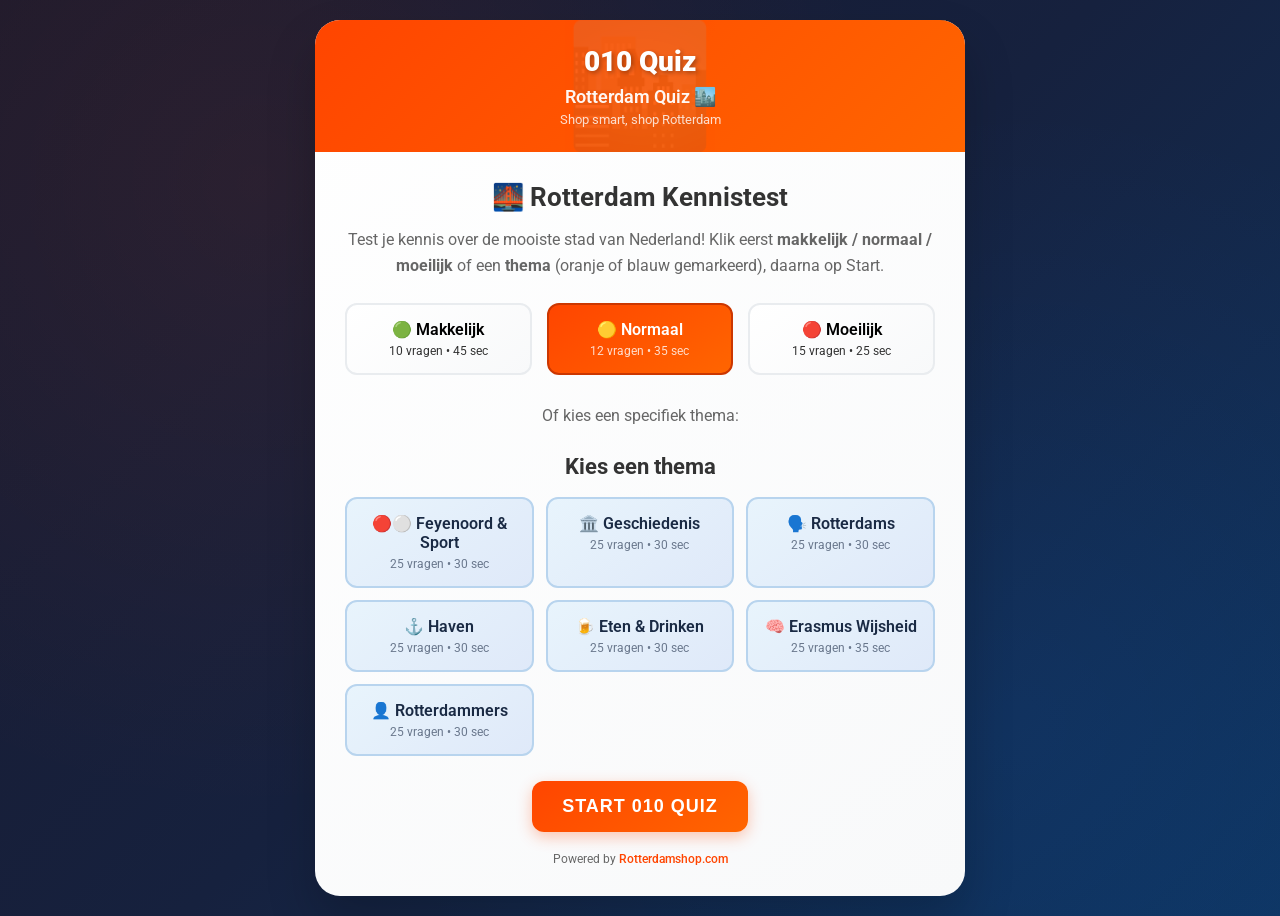
<file: index.html>
<!DOCTYPE html>
<html lang="nl">
<head>
  <meta charset="UTF-8" />
  <meta name="viewport" content="width=device-width, initial-scale=1.0" />
  <title>Rotterdam Quiz</title>
  <meta name="description" content="Test je kennis over Rotterdam met 6 thema's: Feyenoord, Geschiedenis, Rotterdams dialect, Haven, Eten &amp; Drinken, en Erasmus wijsheid. 150 vragen totaal." />
  <meta property="og:title" content="010 Quiz - Rotterdam Kennistest" />
  <meta property="og:description" content="Test je kennis over Rotterdam met 6 thema's: Feyenoord, Geschiedenis, Rotterdams dialect, Haven, Eten &amp; Drinken, en Erasmus wijsheid. 150 vragen totaal." />
  <meta property="og:image" content="https://quiz.rotterdamshop.com/favicon.png" />
  <meta property="og:url" content="https://quiz.rotterdamshop.com/" />
  <meta property="og:type" content="website" />
  <meta property="og:locale" content="nl_NL" />
  <link rel="icon" type="image/png" href="favicon.png">
  <link rel="apple-touch-icon" href="favicon.png">
  <link rel="stylesheet" href="styles.css?v=edge20260202" />
  <script type="application/ld+json">
  {
    "@context": "https://schema.org",
    "@type": "Quiz",
    "name": "010 Quiz - Rotterdam Kennistest",
    "description": "Test je kennis over Rotterdam met 6 thema's: Feyenoord, Geschiedenis, Rotterdams dialect, Haven, Eten & Drinken, en Erasmus wijsheid. 150 vragen totaal.",
    "url": "https://quiz.rotterdamshop.com/",
    "inLanguage": "nl-NL",
    "educationalLevel": "general",
    "about": {
      "@type": "Place",
      "name": "Rotterdam",
      "addressCountry": "NL"
    },
    "publisher": {
      "@type": "Organization",
      "name": "RotterdamShop.com",
      "url": "https://rotterdamshop.com"
    }
  }
  </script>
  <script type="application/ld+json">
  {
    "@context": "https://schema.org",
    "@type": "BreadcrumbList",
    "itemListElement": [
      {
        "@type": "ListItem",
        "position": 1,
        "name": "RotterdamShop",
        "item": "https://rotterdamshop.com/"
      },
      {
        "@type": "ListItem",
        "position": 2,
        "name": "010 Quiz",
        "item": "https://quiz.rotterdamshop.com/"
      }
    ]
  }
  </script>
  <script type="application/ld+json">
  {
    "@context": "https://schema.org",
    "@type": "FAQPage",
    "mainEntity": [
      {
        "@type": "Question",
        "name": "Wat is de 010 Quiz?",
        "acceptedAnswer": {
          "@type": "Answer",
          "text": "De 010 Quiz is een gratis online quiz met 150 vragen over Rotterdam, verdeeld in 6 thema's: Feyenoord & Sport, Geschiedenis, Rotterdams dialect, Haven, Eten & Drinken, en Erasmus wijsheid."
        }
      },
      {
        "@type": "Question",
        "name": "Is de 010 Quiz gratis?",
        "acceptedAnswer": {
          "@type": "Answer",
          "text": "Ja, de quiz is volledig gratis te spelen op quiz.rotterdamshop.com en rotterdamshop.com."
        }
      },
      {
        "@type": "Question",
        "name": "Hoeveel thema's heeft de 010 Quiz?",
        "acceptedAnswer": {
          "@type": "Answer",
          "text": "De 010 Quiz heeft 6 thema's met elk 25 vragen: Feyenoord & 010 Sport, Rotterdamse Geschiedenis, Rotterdams Dialect, Haven & Maritiem, Eten & Drinken, en Erasmus Wijsheid."
        }
      },
      {
        "@type": "Question",
        "name": "Hoe lang duurt de 010 Quiz?",
        "acceptedAnswer": {
          "@type": "Answer",
          "text": "Per thema krijg je 25 vragen met 30 tot 35 seconden per vraag. Een volledige themaronde duurt ongeveer 12-15 minuten."
        }
      }
    ]
  }
  </script>
</head>
<body>

  <div class="quiz-container">
    <div class="rotterdam-badge">010 Quiz</div>

    <div class="header"><div class="logo">
  <span class="logo--desktop">010 Quiz</span>
  <span class="logo--mobile">Rotterdam</span>
</div>

      <div class="subtitle">Rotterdam Quiz 🏙️</div>
      <div class="tagline">Shop smart, shop Rotterdam</div>
    </div>

    <div class="quiz-content">
      <!-- Start Screen -->
      <div class="start-screen" id="startScreen">
        <h2>🌉 Rotterdam Kennistest</h2>
        <p>Test je kennis over de mooiste stad van Nederland! Klik eerst <strong>makkelijk / normaal / moeilijk</strong> of een <strong>thema</strong> (oranje of blauw gemarkeerd), daarna op Start.</p>

        <div class="difficulty-selector">
          <div class="difficulty-btn" onclick="selectDifficulty('easy')" data-difficulty="easy">
            <div class="difficulty-title">🟢 Makkelijk</div>
            <div class="difficulty-desc">10 vragen • 45 sec</div>
          </div>
          <div class="difficulty-btn selected" onclick="selectDifficulty('normal')" data-difficulty="normal">
            <div class="difficulty-title">🟡 Normaal</div>
            <div class="difficulty-desc">12 vragen • 35 sec</div>
          </div>
          <div class="difficulty-btn" onclick="selectDifficulty('hard')" data-difficulty="hard">
            <div class="difficulty-title">🔴 Moeilijk</div>
            <div class="difficulty-desc">15 vragen • 25 sec</div>
          </div>
        </div>

        <div class="theme-intro">
          <p class="theme-intro__separator">Of kies een specifiek thema:</p>
          <h3 class="theme-intro__title">Kies een thema</h3>
        </div>

        <div class="difficulty-selector theme-selector">
          <div class="difficulty-btn theme-btn" onclick="selectDifficulty('feyenoord')" data-difficulty="feyenoord">
            <div class="difficulty-title">🔴⚪ Feyenoord &amp; Sport</div>
            <div class="difficulty-desc">25 vragen • 30 sec</div>
          </div>
          <div class="difficulty-btn theme-btn" onclick="selectDifficulty('geschiedenis')" data-difficulty="geschiedenis">
            <div class="difficulty-title">🏛️ Geschiedenis</div>
            <div class="difficulty-desc">25 vragen • 30 sec</div>
          </div>
          <div class="difficulty-btn theme-btn" onclick="selectDifficulty('taal')" data-difficulty="taal">
            <div class="difficulty-title">🗣️ Rotterdams</div>
            <div class="difficulty-desc">25 vragen • 30 sec</div>
          </div>
          <div class="difficulty-btn theme-btn" onclick="selectDifficulty('haven')" data-difficulty="haven">
            <div class="difficulty-title">⚓ Haven</div>
            <div class="difficulty-desc">25 vragen • 30 sec</div>
          </div>
          <div class="difficulty-btn theme-btn" onclick="selectDifficulty('eten')" data-difficulty="eten">
            <div class="difficulty-title">🍺 Eten &amp; Drinken</div>
            <div class="difficulty-desc">25 vragen • 30 sec</div>
          </div>
          <div class="difficulty-btn theme-btn" onclick="selectDifficulty('erasmus')" data-difficulty="erasmus">
            <div class="difficulty-title">🧠 Erasmus Wijsheid</div>
            <div class="difficulty-desc">25 vragen • 35 sec</div>
          </div>
          <div class="difficulty-btn theme-btn" onclick="selectDifficulty('rotterdammers')" data-difficulty="rotterdammers">
            <div class="difficulty-title">👤 Rotterdammers</div>
            <div class="difficulty-desc">25 vragen • 30 sec</div>
          </div>
        </div>

        <button class="btn" onclick="startQuiz()">Start 010 Quiz</button>
      </div>

      <!-- Quiz Screen -->
      <div class="quiz-screen" id="quizScreen">
        <div class="progress-section">
          <div class="progress-bar">
            <div class="progress-fill" id="progressFill"></div>
          </div>
          <div class="question-info">
            <div class="question-counter" id="questionCounter">Vraag 1 van 12</div>
            <div class="timer" id="timer">Tijd: 35s</div>
          </div>
        </div>

        <div class="question" id="questionContainer">
          <div class="question-category" id="questionCategory">Haven</div>
          <h3 id="questionText">...</h3>
          <div class="answers" id="answersContainer"></div>
        </div>
      </div>

      <!-- Resultaten -->
      <div class="results-screen" id="resultsScreen">
        <div class="score-display">
          <div class="score-number" id="finalScore">0</div>
          <div class="score-text" id="scoreText">van de 12 correct</div>
        </div>
        <div class="score-message" id="scoreMessage"></div>
        <div class="rotterdam-title" id="rotterdamTitle"></div>
        <div class="score-description" id="scoreDescription"></div>

        <button class="btn" onclick="restartQuiz()">Opnieuw Spelen</button>
        <button class="btn btn-secondary" onclick="window.open('https://rotterdamshop.com', '_blank')">Bezoek Shop</button>
      </div>

      <div class="powered-by">
        Powered by <a href="https://rotterdamshop.com" target="_blank">Rotterdamshop.com</a>
      </div>
    </div>
  </div>

  <script src="quiz.js?v=2"></script>
</body>
</html>
</file>
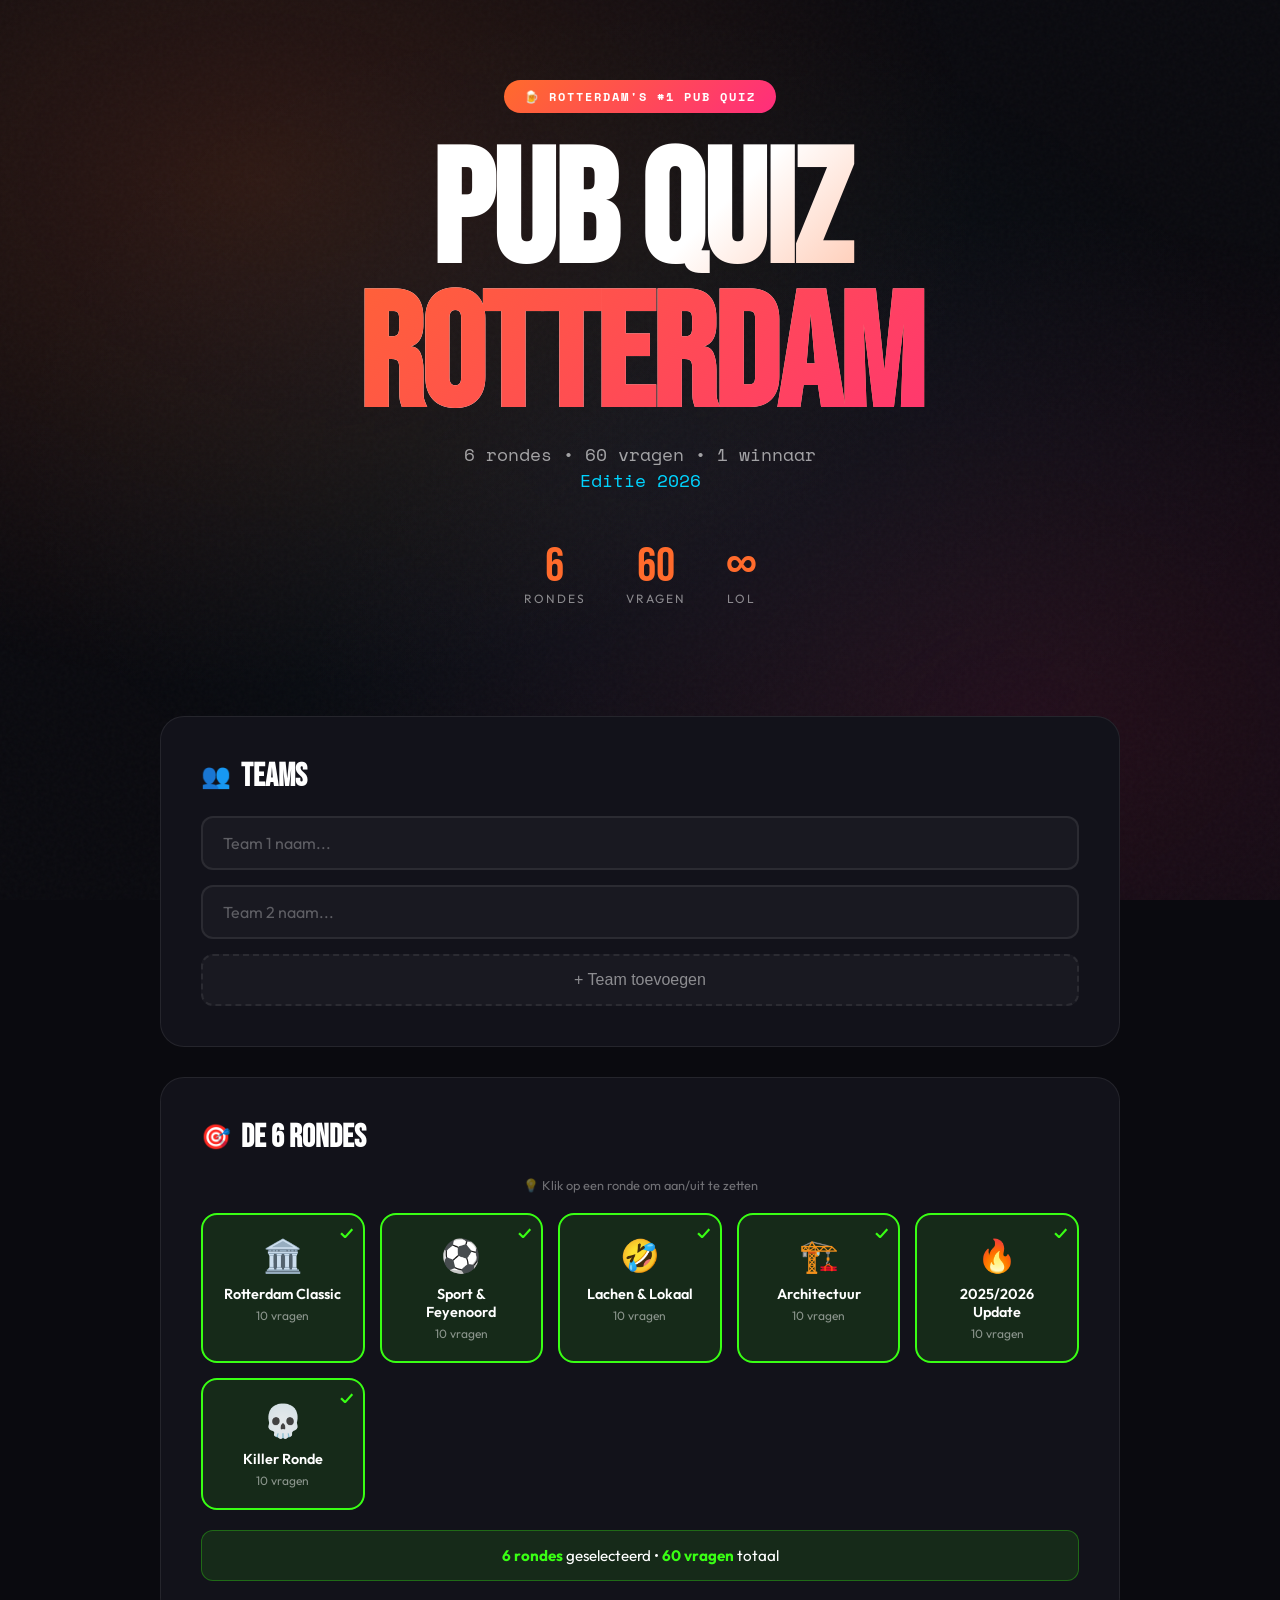
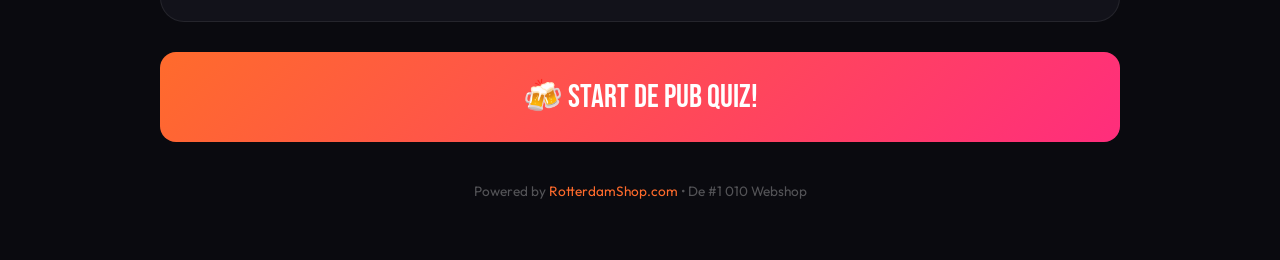
<file: pub-quiz.html>
<!DOCTYPE html>
<html lang="nl">
<head>
    <meta charset="UTF-8">
    <meta name="viewport" content="width=device-width, initial-scale=1.0">
    <title>Pub Quiz Rotterdam 2026 | De Ultieme 010 Kroegquiz</title>
    <meta name="description" content="Gratis Pub Quiz Rotterdam met 6 rondes, 60+ vragen over 010. Perfect voor je kroegavond, vriendengroep of bedrijfsuitje. Speel nu!">
    <meta property="og:title" content="Pub Quiz Rotterdam 2026 | De Ultieme 010 Kroegquiz" />
    <meta property="og:description" content="Gratis pub quiz met 60 vragen over Rotterdam, perfect voor in de kroeg of thuis. 6 rondes, teams, tussenstand — speel nu." />
    <meta property="og:image" content="https://quiz.rotterdamshop.com/favicon.png" />
    <meta property="og:url" content="https://quiz.rotterdamshop.com/pub-quiz.html" />
    <meta property="og:type" content="website" />
    <meta property="og:locale" content="nl_NL" />
    <link rel="icon" type="image/png" href="favicon.png">
    <link rel="apple-touch-icon" href="favicon.png">
    <script type="application/ld+json">
    {
      "@context": "https://schema.org",
      "@type": "Quiz",
      "name": "Pub Quiz Rotterdam - 60 Vragen",
      "description": "Gratis pub quiz met 60 vragen over Rotterdam, perfect voor in de kroeg of thuis.",
      "url": "https://quiz.rotterdamshop.com/pub-quiz.html",
      "inLanguage": "nl-NL",
      "educationalLevel": "general",
      "about": {
        "@type": "Place",
        "name": "Rotterdam",
        "addressCountry": "NL"
      },
      "publisher": {
        "@type": "Organization",
        "name": "RotterdamShop.com",
        "url": "https://rotterdamshop.com"
      }
    }
    </script>
    <script type="application/ld+json">
    {
      "@context": "https://schema.org",
      "@type": "BreadcrumbList",
      "itemListElement": [
        {
          "@type": "ListItem",
          "position": 1,
          "name": "RotterdamShop",
          "item": "https://rotterdamshop.com/"
        },
        {
          "@type": "ListItem",
          "position": 2,
          "name": "010 Quiz",
          "item": "https://quiz.rotterdamshop.com/"
        },
        {
          "@type": "ListItem",
          "position": 3,
          "name": "Pub Quiz",
          "item": "https://quiz.rotterdamshop.com/pub-quiz.html"
        }
      ]
    }
    </script>
    <script type="application/ld+json">
    {
      "@context": "https://schema.org",
      "@type": "FAQPage",
      "mainEntity": [
        {
          "@type": "Question",
          "name": "Wat is de 010 Quiz?",
          "acceptedAnswer": {
            "@type": "Answer",
            "text": "De 010 Quiz is een gratis online quiz met 150 vragen over Rotterdam, verdeeld in 6 thema's: Feyenoord & Sport, Geschiedenis, Rotterdams dialect, Haven, Eten & Drinken, en Erasmus wijsheid."
          }
        },
        {
          "@type": "Question",
          "name": "Is de 010 Quiz gratis?",
          "acceptedAnswer": {
            "@type": "Answer",
            "text": "Ja, de quiz is volledig gratis te spelen op quiz.rotterdamshop.com en rotterdamshop.com."
          }
        },
        {
          "@type": "Question",
          "name": "Hoeveel thema's heeft de 010 Quiz?",
          "acceptedAnswer": {
            "@type": "Answer",
            "text": "De 010 Quiz heeft 6 thema's met elk 25 vragen: Feyenoord & 010 Sport, Rotterdamse Geschiedenis, Rotterdams Dialect, Haven & Maritiem, Eten & Drinken, en Erasmus Wijsheid."
          }
        },
        {
          "@type": "Question",
          "name": "Hoe lang duurt de 010 Quiz?",
          "acceptedAnswer": {
            "@type": "Answer",
            "text": "Per thema krijg je 25 vragen met 30 tot 35 seconden per vraag. Een volledige themaronde duurt ongeveer 12-15 minuten."
          }
        }
      ]
    }
    </script>
    <link rel="preconnect" href="https://fonts.googleapis.com">
    <link rel="preconnect" href="https://fonts.gstatic.com" crossorigin>
    <link href="https://fonts.googleapis.com/css2?family=Bebas+Neue&family=Space+Mono:wght@400;700&family=Outfit:wght@300;400;600;800&display=swap" rel="stylesheet">
    
    <style>
        :root {
            --neon-orange: #FF6B2C;
            --neon-pink: #FF2D7C;
            --neon-blue: #00D4FF;
            --neon-green: #39FF14;
            --neon-yellow: #FFE600;
            --dark-bg: #0a0a0f;
            --card-bg: #12121a;
            --glass: rgba(255,255,255,0.03);
            --glass-border: rgba(255,255,255,0.08);
        }

        * {
            margin: 0;
            padding: 0;
            box-sizing: border-box;
        }

        body {
            font-family: 'Outfit', sans-serif;
            background: var(--dark-bg);
            color: #fff;
            min-height: 100vh;
            overflow-x: hidden;
        }

        /* Animated background */
        .bg-animation {
            position: fixed;
            top: 0;
            left: 0;
            width: 100%;
            height: 100%;
            z-index: -1;
            background: 
                radial-gradient(ellipse at 20% 20%, rgba(255,107,44,0.15) 0%, transparent 50%),
                radial-gradient(ellipse at 80% 80%, rgba(255,45,124,0.1) 0%, transparent 50%),
                radial-gradient(ellipse at 50% 50%, rgba(0,212,255,0.05) 0%, transparent 70%);
            animation: bgPulse 8s ease-in-out infinite;
        }

        @keyframes bgPulse {
            0%, 100% { opacity: 1; }
            50% { opacity: 0.7; }
        }

        /* Noise overlay */
        .noise {
            position: fixed;
            top: 0;
            left: 0;
            width: 100%;
            height: 100%;
            z-index: -1;
            opacity: 0.03;
            background-image: url("data:image/svg+xml,%3Csvg viewBox='0 0 256 256' xmlns='http://www.w3.org/2000/svg'%3E%3Cfilter id='noise'%3E%3CfeTurbulence type='fractalNoise' baseFrequency='0.9' numOctaves='4' stitchTiles='stitch'/%3E%3C/filter%3E%3Crect width='100%25' height='100%25' filter='url(%23noise)'/%3E%3C/svg%3E");
        }

        .container {
            max-width: 1000px;
            margin: 0 auto;
            padding: 20px;
            position: relative;
        }

        /* ============ START SCREEN ============ */
        .screen {
            display: none;
            animation: fadeIn 0.5s ease;
        }

        .screen.active {
            display: block;
        }

        @keyframes fadeIn {
            from { opacity: 0; transform: translateY(20px); }
            to { opacity: 1; transform: translateY(0); }
        }

        .hero {
            text-align: center;
            padding: 60px 20px;
        }

        .logo-badge {
            display: inline-flex;
            align-items: center;
            gap: 8px;
            background: linear-gradient(135deg, var(--neon-orange), var(--neon-pink));
            padding: 8px 20px;
            border-radius: 50px;
            font-family: 'Space Mono', monospace;
            font-size: 12px;
            font-weight: 700;
            text-transform: uppercase;
            letter-spacing: 2px;
            margin-bottom: 30px;
            animation: glow 2s ease-in-out infinite;
        }

        @keyframes glow {
            0%, 100% { box-shadow: 0 0 20px rgba(255,107,44,0.5); }
            50% { box-shadow: 0 0 40px rgba(255,45,124,0.7); }
        }

        .main-title {
            font-family: 'Bebas Neue', sans-serif;
            font-size: clamp(4rem, 15vw, 10rem);
            line-height: 0.9;
            letter-spacing: -2px;
            background: linear-gradient(135deg, #fff 0%, #fff 50%, var(--neon-orange) 100%);
            -webkit-background-clip: text;
            -webkit-text-fill-color: transparent;
            background-clip: text;
            margin-bottom: 10px;
        }

        .main-title span {
            display: block;
            background: linear-gradient(135deg, var(--neon-orange), var(--neon-pink));
            -webkit-background-clip: text;
            background-clip: text;
        }

        .subtitle {
            font-family: 'Space Mono', monospace;
            font-size: 1.1rem;
            color: rgba(255,255,255,0.6);
            margin-bottom: 50px;
        }

        .subtitle .highlight {
            color: var(--neon-blue);
        }

        /* Stats bar */
        .stats-bar {
            display: flex;
            justify-content: center;
            gap: 40px;
            margin-bottom: 50px;
            flex-wrap: wrap;
        }

        .stat {
            text-align: center;
        }

        .stat-value {
            font-family: 'Bebas Neue', sans-serif;
            font-size: 3rem;
            color: var(--neon-orange);
            line-height: 1;
        }

        .stat-label {
            font-size: 0.75rem;
            text-transform: uppercase;
            letter-spacing: 2px;
            color: rgba(255,255,255,0.5);
        }

        /* Team setup */
        .setup-section {
            background: var(--card-bg);
            border: 1px solid var(--glass-border);
            border-radius: 24px;
            padding: 40px;
            margin-bottom: 30px;
        }

        .section-title {
            font-family: 'Bebas Neue', sans-serif;
            font-size: 2rem;
            margin-bottom: 20px;
            display: flex;
            align-items: center;
            gap: 10px;
        }

        .section-title .icon {
            font-size: 1.5rem;
        }

        .team-input-row {
            display: flex;
            gap: 15px;
            margin-bottom: 15px;
        }

        .team-input {
            flex: 1;
            background: var(--glass);
            border: 2px solid var(--glass-border);
            border-radius: 12px;
            padding: 15px 20px;
            font-size: 1rem;
            color: #fff;
            font-family: 'Outfit', sans-serif;
            transition: all 0.3s ease;
        }

        .team-input:focus {
            outline: none;
            border-color: var(--neon-orange);
            box-shadow: 0 0 20px rgba(255,107,44,0.2);
        }

        .team-input::placeholder {
            color: rgba(255,255,255,0.3);
        }

        .add-team-btn {
            background: var(--glass);
            border: 2px dashed var(--glass-border);
            border-radius: 12px;
            padding: 15px 30px;
            color: rgba(255,255,255,0.5);
            font-size: 1rem;
            cursor: pointer;
            transition: all 0.3s ease;
            width: 100%;
        }

        .add-team-btn:hover {
            border-color: var(--neon-orange);
            color: var(--neon-orange);
        }

        .teams-preview {
            display: flex;
            flex-wrap: wrap;
            gap: 10px;
            margin-top: 20px;
        }

        .team-tag {
            display: inline-flex;
            align-items: center;
            gap: 8px;
            background: linear-gradient(135deg, rgba(255,107,44,0.2), rgba(255,45,124,0.2));
            border: 1px solid rgba(255,107,44,0.3);
            padding: 8px 16px;
            border-radius: 50px;
            font-size: 0.9rem;
        }

        .team-tag .remove {
            cursor: pointer;
            opacity: 0.5;
            transition: opacity 0.2s;
        }

        .team-tag .remove:hover {
            opacity: 1;
        }

        /* Rounds preview */
        .rounds-preview {
            display: grid;
            grid-template-columns: repeat(auto-fit, minmax(140px, 1fr));
            gap: 15px;
            margin-top: 20px;
        }

        .round-card {
            background: var(--glass);
            border: 2px solid var(--glass-border);
            border-radius: 16px;
            padding: 20px;
            text-align: center;
            transition: all 0.3s ease;
            cursor: pointer;
            position: relative;
            user-select: none;
        }

        .round-card:hover {
            transform: translateY(-5px);
            border-color: var(--neon-orange);
        }

        .round-card.active {
            border-color: var(--neon-green);
            background: rgba(57, 255, 20, 0.1);
        }

        .round-card.active::after {
            content: '✓';
            position: absolute;
            top: 8px;
            right: 10px;
            font-size: 1rem;
            color: var(--neon-green);
            font-weight: bold;
        }

        .round-card.disabled {
            opacity: 0.35;
            border-color: rgba(255,255,255,0.1);
            background: rgba(0,0,0,0.3);
        }

        .round-card.disabled:hover {
            transform: none;
            border-color: rgba(255,255,255,0.2);
        }

        .round-card.disabled .emoji {
            filter: grayscale(100%);
        }

        .round-card .emoji {
            font-size: 2rem;
            margin-bottom: 10px;
            transition: filter 0.3s ease;
        }

        .round-card .name {
            font-weight: 600;
            font-size: 0.9rem;
            margin-bottom: 5px;
        }

        .round-card .count {
            font-size: 0.75rem;
            color: rgba(255,255,255,0.5);
        }

        .rounds-info {
            text-align: center;
            margin-top: 20px;
            padding: 15px;
            background: rgba(57, 255, 20, 0.1);
            border: 1px solid rgba(57, 255, 20, 0.3);
            border-radius: 12px;
            font-size: 0.95rem;
        }

        .rounds-info strong {
            color: var(--neon-green);
        }

        .rounds-hint {
            text-align: center;
            margin-top: 15px;
            font-size: 0.8rem;
            color: rgba(255,255,255,0.4);
        }

        /* Start button */
        .start-btn {
            width: 100%;
            background: linear-gradient(135deg, var(--neon-orange), var(--neon-pink));
            border: none;
            border-radius: 16px;
            padding: 25px;
            font-family: 'Bebas Neue', sans-serif;
            font-size: 2rem;
            color: #fff;
            cursor: pointer;
            transition: all 0.3s ease;
            position: relative;
            overflow: hidden;
        }

        .start-btn::before {
            content: '';
            position: absolute;
            top: 0;
            left: -100%;
            width: 100%;
            height: 100%;
            background: linear-gradient(90deg, transparent, rgba(255,255,255,0.2), transparent);
            transition: left 0.5s ease;
        }

        .start-btn:hover::before {
            left: 100%;
        }

        .start-btn:hover {
            transform: scale(1.02);
            box-shadow: 0 10px 40px rgba(255,107,44,0.4);
        }

        /* ============ QUIZ SCREEN ============ */
        .quiz-header {
            display: flex;
            justify-content: space-between;
            align-items: center;
            padding: 20px 0;
            border-bottom: 1px solid var(--glass-border);
            margin-bottom: 30px;
        }

        .round-indicator {
            display: flex;
            align-items: center;
            gap: 15px;
        }

        .round-emoji {
            font-size: 2.5rem;
        }

        .round-info h2 {
            font-family: 'Bebas Neue', sans-serif;
            font-size: 1.8rem;
            color: var(--neon-orange);
        }

        .round-info span {
            font-size: 0.85rem;
            color: rgba(255,255,255,0.5);
        }

        .question-counter {
            font-family: 'Space Mono', monospace;
            font-size: 1rem;
            color: rgba(255,255,255,0.6);
        }

        /* Progress bar */
        .progress-container {
            height: 6px;
            background: var(--glass);
            border-radius: 3px;
            margin-bottom: 40px;
            overflow: hidden;
        }

        .progress-fill {
            height: 100%;
            background: linear-gradient(90deg, var(--neon-orange), var(--neon-pink));
            border-radius: 3px;
            transition: width 0.5s ease;
        }

        /* Question card */
        .question-card {
            background: var(--card-bg);
            border: 1px solid var(--glass-border);
            border-radius: 24px;
            padding: 50px 40px;
            margin-bottom: 30px;
            position: relative;
            overflow: hidden;
        }

        .question-card::before {
            content: '';
            position: absolute;
            top: 0;
            left: 0;
            right: 0;
            height: 4px;
            background: linear-gradient(90deg, var(--neon-orange), var(--neon-pink), var(--neon-blue));
        }

        .question-number {
            position: absolute;
            top: 30px;
            right: 30px;
            font-family: 'Bebas Neue', sans-serif;
            font-size: 4rem;
            color: rgba(255,255,255,0.05);
            line-height: 1;
        }

        .question-category {
            display: inline-block;
            background: linear-gradient(135deg, var(--neon-orange), var(--neon-pink));
            padding: 6px 16px;
            border-radius: 50px;
            font-size: 0.75rem;
            font-weight: 600;
            text-transform: uppercase;
            letter-spacing: 1px;
            margin-bottom: 25px;
        }

        .question-text {
            font-size: clamp(1.4rem, 4vw, 2rem);
            font-weight: 600;
            line-height: 1.4;
            margin-bottom: 10px;
        }

        .question-hint {
            font-size: 0.9rem;
            color: rgba(255,255,255,0.4);
            font-style: italic;
        }

        /* Timer */
        .timer-container {
            display: flex;
            justify-content: center;
            margin-bottom: 30px;
        }

        .timer {
            display: flex;
            align-items: center;
            gap: 10px;
            background: var(--card-bg);
            border: 2px solid var(--glass-border);
            border-radius: 50px;
            padding: 12px 30px;
            font-family: 'Space Mono', monospace;
            font-size: 1.5rem;
            font-weight: 700;
            transition: all 0.3s ease;
        }

        .timer.warning {
            border-color: var(--neon-yellow);
            color: var(--neon-yellow);
            animation: pulse 0.5s ease infinite;
        }

        .timer.danger {
            border-color: var(--neon-pink);
            color: var(--neon-pink);
            animation: pulse 0.3s ease infinite;
        }

        @keyframes pulse {
            0%, 100% { transform: scale(1); }
            50% { transform: scale(1.05); }
        }

        /* Show answer button */
        .show-answer-btn {
            width: 100%;
            background: var(--glass);
            border: 2px solid var(--glass-border);
            border-radius: 16px;
            padding: 20px;
            font-family: 'Outfit', sans-serif;
            font-size: 1.1rem;
            font-weight: 600;
            color: #fff;
            cursor: pointer;
            transition: all 0.3s ease;
        }

        .show-answer-btn:hover {
            border-color: var(--neon-blue);
            background: rgba(0,212,255,0.1);
        }

        /* Answer reveal */
        .answer-reveal {
            display: none;
            background: linear-gradient(135deg, rgba(57,255,20,0.1), rgba(0,212,255,0.1));
            border: 2px solid var(--neon-green);
            border-radius: 16px;
            padding: 30px;
            text-align: center;
            margin-bottom: 20px;
            animation: revealPop 0.4s ease;
        }

        @keyframes revealPop {
            0% { transform: scale(0.9); opacity: 0; }
            50% { transform: scale(1.02); }
            100% { transform: scale(1); opacity: 1; }
        }

        .answer-reveal.show {
            display: block;
        }

        .answer-label {
            font-size: 0.8rem;
            text-transform: uppercase;
            letter-spacing: 2px;
            color: var(--neon-green);
            margin-bottom: 10px;
        }

        .answer-text {
            font-family: 'Bebas Neue', sans-serif;
            font-size: 2.5rem;
            color: #fff;
        }

        .answer-extra {
            font-size: 0.9rem;
            color: rgba(255,255,255,0.6);
            margin-top: 10px;
        }

        /* Score input */
        .score-section {
            display: none;
            margin-top: 30px;
        }

        .score-section.show {
            display: block;
            animation: fadeIn 0.4s ease;
        }

        .score-title {
            font-family: 'Bebas Neue', sans-serif;
            font-size: 1.5rem;
            margin-bottom: 20px;
            text-align: center;
        }

        .team-scores {
            display: grid;
            grid-template-columns: repeat(auto-fit, minmax(200px, 1fr));
            gap: 15px;
            margin-bottom: 30px;
        }

        .team-score-card {
            background: var(--glass);
            border: 2px solid var(--glass-border);
            border-radius: 16px;
            padding: 20px;
            display: flex;
            align-items: center;
            justify-content: space-between;
            transition: all 0.3s ease;
        }

        /* VERBETERDE STATES VOOR GOED/FOUT */
        .team-score-card.marked-correct {
            background: rgba(57, 255, 20, 0.15);
            border-color: var(--neon-green);
            box-shadow: 0 0 20px rgba(57, 255, 20, 0.3);
        }

        .team-score-card.marked-wrong {
            background: rgba(255, 45, 124, 0.15);
            border-color: var(--neon-pink);
            box-shadow: 0 0 20px rgba(255, 45, 124, 0.3);
        }

        .team-score-card .name {
            font-weight: 600;
            font-size: 1.1rem;
        }

        .team-score-card.marked-correct .name::after {
            content: ' ✓';
            color: var(--neon-green);
            font-weight: 700;
        }

        .team-score-card.marked-wrong .name::after {
            content: ' ✗';
            color: var(--neon-pink);
            font-weight: 700;
        }

        .score-buttons {
            display: flex;
            gap: 10px;
        }

        .score-btn {
            width: 50px;
            height: 50px;
            border-radius: 50%;
            border: 3px solid transparent;
            font-size: 1.4rem;
            font-weight: 700;
            cursor: pointer;
            transition: all 0.2s ease;
            display: flex;
            align-items: center;
            justify-content: center;
        }

        .score-btn.correct {
            background: rgba(57, 255, 20, 0.2);
            color: var(--neon-green);
            border-color: var(--neon-green);
        }

        .score-btn.wrong {
            background: rgba(255, 255, 255, 0.1);
            color: rgba(255,255,255,0.5);
            border-color: rgba(255,255,255,0.2);
        }

        .score-btn:hover {
            transform: scale(1.15);
        }

        .score-btn.correct:hover {
            background: rgba(57, 255, 20, 0.4);
            box-shadow: 0 0 25px rgba(57, 255, 20, 0.5);
        }

        .score-btn.wrong:hover {
            background: rgba(255, 45, 124, 0.3);
            border-color: var(--neon-pink);
            color: var(--neon-pink);
            box-shadow: 0 0 25px rgba(255, 45, 124, 0.5);
        }

        /* SELECTED STATES - VEEL DUIDELIJKER */
        .score-btn.correct.selected {
            background: var(--neon-green);
            color: #000;
            transform: scale(1.1);
            box-shadow: 0 0 30px rgba(57, 255, 20, 0.7);
        }

        .score-btn.wrong.selected {
            background: var(--neon-pink);
            border-color: var(--neon-pink);
            color: #fff;
            transform: scale(1.1);
            box-shadow: 0 0 30px rgba(255, 45, 124, 0.7);
        }

        /* Dim the other button when one is selected */
        .team-score-card.marked-correct .score-btn.wrong {
            opacity: 0.3;
        }

        .team-score-card.marked-wrong .score-btn.correct {
            opacity: 0.3;
        }

        /* Next button */
        .next-btn {
            width: 100%;
            background: linear-gradient(135deg, var(--neon-blue), var(--neon-green));
            border: none;
            border-radius: 16px;
            padding: 20px;
            font-family: 'Bebas Neue', sans-serif;
            font-size: 1.5rem;
            color: #000;
            cursor: pointer;
            transition: all 0.3s ease;
        }

        .next-btn:hover {
            transform: scale(1.02);
            box-shadow: 0 10px 40px rgba(0,212,255,0.4);
        }

        /* ============ ROUND BREAK SCREEN ============ */
        .round-break {
            text-align: center;
            padding: 60px 20px;
        }

        .round-complete-emoji {
            font-size: 6rem;
            margin-bottom: 20px;
            animation: bounce 1s ease infinite;
        }

        @keyframes bounce {
            0%, 100% { transform: translateY(0); }
            50% { transform: translateY(-20px); }
        }

        .round-complete-title {
            font-family: 'Bebas Neue', sans-serif;
            font-size: 3rem;
            margin-bottom: 10px;
        }

        .round-complete-subtitle {
            color: rgba(255,255,255,0.6);
            margin-bottom: 40px;
        }

        /* Leaderboard */
        .leaderboard {
            background: var(--card-bg);
            border: 1px solid var(--glass-border);
            border-radius: 24px;
            padding: 30px;
            margin-bottom: 40px;
        }

        .leaderboard-title {
            font-family: 'Bebas Neue', sans-serif;
            font-size: 1.5rem;
            margin-bottom: 20px;
            display: flex;
            align-items: center;
            justify-content: center;
            gap: 10px;
        }

        .leaderboard-row {
            display: flex;
            align-items: center;
            padding: 15px 20px;
            border-radius: 12px;
            margin-bottom: 10px;
            transition: all 0.3s ease;
        }

        .leaderboard-row:nth-child(2) {
            background: linear-gradient(135deg, rgba(255,215,0,0.2), rgba(255,215,0,0.05));
            border: 1px solid rgba(255,215,0,0.3);
        }

        .leaderboard-row:nth-child(3) {
            background: linear-gradient(135deg, rgba(192,192,192,0.2), rgba(192,192,192,0.05));
            border: 1px solid rgba(192,192,192,0.3);
        }

        .leaderboard-row:nth-child(4) {
            background: linear-gradient(135deg, rgba(205,127,50,0.2), rgba(205,127,50,0.05));
            border: 1px solid rgba(205,127,50,0.3);
        }

        .leaderboard-position {
            font-family: 'Bebas Neue', sans-serif;
            font-size: 1.5rem;
            width: 40px;
            color: var(--neon-orange);
        }

        .leaderboard-name {
            flex: 1;
            font-weight: 600;
        }

        .leaderboard-score {
            font-family: 'Space Mono', monospace;
            font-size: 1.2rem;
            font-weight: 700;
        }

        .continue-btn {
            width: 100%;
            background: linear-gradient(135deg, var(--neon-orange), var(--neon-pink));
            border: none;
            border-radius: 16px;
            padding: 25px;
            font-family: 'Bebas Neue', sans-serif;
            font-size: 1.8rem;
            color: #fff;
            cursor: pointer;
            transition: all 0.3s ease;
        }

        .continue-btn:hover {
            transform: scale(1.02);
            box-shadow: 0 10px 40px rgba(255,107,44,0.4);
        }

        /* ============ FINAL RESULTS ============ */
        .final-results {
            text-align: center;
            padding: 40px 20px;
        }

        .winner-crown {
            font-size: 8rem;
            animation: float 3s ease-in-out infinite;
        }

        @keyframes float {
            0%, 100% { transform: translateY(0) rotate(-5deg); }
            50% { transform: translateY(-20px) rotate(5deg); }
        }

        .winner-title {
            font-family: 'Bebas Neue', sans-serif;
            font-size: clamp(3rem, 10vw, 6rem);
            background: linear-gradient(135deg, var(--neon-orange), var(--neon-pink), var(--neon-blue));
            -webkit-background-clip: text;
            -webkit-text-fill-color: transparent;
            background-clip: text;
            margin-bottom: 10px;
        }

        .winner-name {
            font-family: 'Bebas Neue', sans-serif;
            font-size: 3rem;
            color: #fff;
            margin-bottom: 30px;
        }

        .final-leaderboard {
            background: var(--card-bg);
            border: 1px solid var(--glass-border);
            border-radius: 24px;
            padding: 40px;
            margin-bottom: 40px;
        }

        .play-again-btn {
            background: linear-gradient(135deg, var(--neon-green), var(--neon-blue));
            border: none;
            border-radius: 16px;
            padding: 20px 60px;
            font-family: 'Bebas Neue', sans-serif;
            font-size: 1.5rem;
            color: #000;
            cursor: pointer;
            transition: all 0.3s ease;
        }

        .play-again-btn:hover {
            transform: scale(1.05);
            box-shadow: 0 10px 40px rgba(57,255,20,0.4);
        }

        /* ============ MOBILE RESPONSIVE ============ */
        @media (max-width: 600px) {
            .container {
                padding: 15px;
            }

            .hero {
                padding: 30px 10px;
            }

            .stats-bar {
                gap: 20px;
            }

            .setup-section {
                padding: 25px;
            }

            .question-card {
                padding: 30px 20px;
            }

            .team-scores {
                grid-template-columns: 1fr;
            }

            .rounds-preview {
                grid-template-columns: repeat(2, 1fr);
            }
        }

        /* Confetti animation for winner */
        .confetti {
            position: fixed;
            width: 10px;
            height: 10px;
            top: -10px;
            animation: confettiFall 3s linear forwards;
        }

        @keyframes confettiFall {
            0% { transform: translateY(0) rotate(0deg); opacity: 1; }
            100% { transform: translateY(100vh) rotate(720deg); opacity: 0; }
        }

        /* Footer */
        .footer {
            text-align: center;
            padding: 40px;
            color: rgba(255,255,255,0.3);
            font-size: 0.85rem;
        }

        .footer a {
            color: var(--neon-orange);
            text-decoration: none;
        }
    </style>
</head>
<body>
    <div class="bg-animation"></div>
    <div class="noise"></div>

    <div class="container">
        <!-- ========== START SCREEN ========== -->
        <div id="startScreen" class="screen active">
            <div class="hero">
                <div class="logo-badge">
                    <span>🍺</span>
                    <span>Rotterdam's #1 Pub Quiz</span>
                </div>
                <h1 class="main-title">
                    PUB QUIZ
                    <span>ROTTERDAM</span>
                </h1>
                <p class="subtitle">
                    6 rondes • 60 vragen • 1 winnaar<br>
                    <span class="highlight">Editie 2026</span>
                </p>

                <div class="stats-bar">
                    <div class="stat">
                        <div class="stat-value">6</div>
                        <div class="stat-label">Rondes</div>
                    </div>
                    <div class="stat">
                        <div class="stat-value">60</div>
                        <div class="stat-label">Vragen</div>
                    </div>
                    <div class="stat">
                        <div class="stat-value">∞</div>
                        <div class="stat-label">Lol</div>
                    </div>
                </div>
            </div>

            <div class="setup-section">
                <h3 class="section-title"><span class="icon">👥</span> Teams</h3>
                <div id="teamInputs">
                    <div class="team-input-row">
                        <input type="text" class="team-input" placeholder="Team 1 naam..." maxlength="20">
                    </div>
                    <div class="team-input-row">
                        <input type="text" class="team-input" placeholder="Team 2 naam..." maxlength="20">
                    </div>
                </div>
                <button class="add-team-btn" onclick="addTeamInput()">+ Team toevoegen</button>
            </div>

            <div class="setup-section">
                <h3 class="section-title"><span class="icon">🎯</span> De 6 Rondes</h3>
                <p class="rounds-hint">💡 Klik op een ronde om aan/uit te zetten</p>
                <div class="rounds-preview">
                    <div class="round-card active" data-round="0" onclick="toggleRound(0)">
                        <div class="emoji">🏛️</div>
                        <div class="name">Rotterdam Classic</div>
                        <div class="count">10 vragen</div>
                    </div>
                    <div class="round-card active" data-round="1" onclick="toggleRound(1)">
                        <div class="emoji">⚽</div>
                        <div class="name">Sport & Feyenoord</div>
                        <div class="count">10 vragen</div>
                    </div>
                    <div class="round-card active" data-round="2" onclick="toggleRound(2)">
                        <div class="emoji">🤣</div>
                        <div class="name">Lachen & Lokaal</div>
                        <div class="count">10 vragen</div>
                    </div>
                    <div class="round-card active" data-round="3" onclick="toggleRound(3)">
                        <div class="emoji">🏗️</div>
                        <div class="name">Architectuur</div>
                        <div class="count">10 vragen</div>
                    </div>
                    <div class="round-card active" data-round="4" onclick="toggleRound(4)">
                        <div class="emoji">🔥</div>
                        <div class="name">2025/2026 Update</div>
                        <div class="count">10 vragen</div>
                    </div>
                    <div class="round-card active" data-round="5" onclick="toggleRound(5)">
                        <div class="emoji">💀</div>
                        <div class="name">Killer Ronde</div>
                        <div class="count">10 vragen</div>
                    </div>
                </div>
                <div class="rounds-info" id="roundsInfo">
                    <strong>6 rondes</strong> geselecteerd • <strong>60 vragen</strong> totaal
                </div>
            </div>

            <button class="start-btn" onclick="startQuiz()">
                🍻 START DE PUB QUIZ!
            </button>

            <div class="footer">
                Powered by <a href="https://rotterdamshop.com" target="_blank">RotterdamShop.com</a> • De #1 010 Webshop
            </div>
        </div>

        <!-- ========== QUIZ SCREEN ========== -->
        <div id="quizScreen" class="screen">
            <div class="quiz-header">
                <div class="round-indicator">
                    <div class="round-emoji" id="roundEmoji">🏛️</div>
                    <div class="round-info">
                        <h2 id="roundName">Ronde 1</h2>
                        <span id="roundSubtitle">Rotterdam Classic</span>
                    </div>
                </div>
                <div class="question-counter" id="questionCounter">Vraag 1/10</div>
            </div>

            <div class="progress-container">
                <div class="progress-fill" id="progressFill" style="width: 0%"></div>
            </div>

            <div class="question-card">
                <div class="question-number" id="questionNumber">01</div>
                <div class="question-category" id="questionCategory">HAVEN</div>
                <p class="question-text" id="questionText">Loading vraag...</p>
                <p class="question-hint" id="questionHint"></p>
            </div>

            <div class="timer-container">
                <div class="timer" id="timer">
                    <span>⏱️</span>
                    <span id="timerValue">30</span>
                </div>
            </div>

            <button class="show-answer-btn" id="showAnswerBtn" onclick="showAnswer()">
                👀 Toon Antwoord
            </button>

            <div class="answer-reveal" id="answerReveal">
                <div class="answer-label">✅ Het juiste antwoord is</div>
                <div class="answer-text" id="answerText">Rotterdam</div>
                <div class="answer-extra" id="answerExtra"></div>
            </div>

            <div class="score-section" id="scoreSection">
                <h3 class="score-title">Wie had het goed? 🎯</h3>
                <div class="team-scores" id="teamScoreInputs"></div>
                <button class="next-btn" onclick="nextQuestion()">
                    ➡️ Volgende Vraag
                </button>
            </div>
        </div>

        <!-- ========== ROUND BREAK SCREEN ========== -->
        <div id="roundBreakScreen" class="screen">
            <div class="round-break">
                <div class="round-complete-emoji">🎉</div>
                <h2 class="round-complete-title" id="roundCompleteTitle">Ronde 1 Klaar!</h2>
                <p class="round-complete-subtitle">Even de scores bijwerken...</p>

                <div class="leaderboard">
                    <h3 class="leaderboard-title">🏆 Tussenstand</h3>
                    <div id="leaderboardContent"></div>
                </div>

                <button class="continue-btn" id="continueBtn" onclick="continueQuiz()">
                    🚀 Door naar Ronde 2
                </button>
            </div>
        </div>

        <!-- ========== FINAL RESULTS SCREEN ========== -->
        <div id="resultsScreen" class="screen">
            <div class="final-results">
                <div class="winner-crown">👑</div>
                <h1 class="winner-title">DE WINNAAR!</h1>
                <h2 class="winner-name" id="winnerName">Team Naam</h2>

                <div class="final-leaderboard">
                    <h3 class="leaderboard-title">🏆 Eindstand</h3>
                    <div id="finalLeaderboard"></div>
                </div>

                <button class="play-again-btn" onclick="restartQuiz()">
                    🔄 Opnieuw Spelen
                </button>

                <div class="footer">
                    Deel je score! • <a href="https://rotterdamshop.com" target="_blank">RotterdamShop.com</a>
                </div>
            </div>
        </div>
    </div>

    <script>
        // ============ QUIZ DATA ============
        const rounds = [
            {
                name: "Rotterdam Classic",
                emoji: "🏛️",
                subtitle: "De basis die elke Rotterdammer moet weten",
                questions: [
                    { category: "Haven", question: "Welke haven is de grootste van Europa?", answer: "Rotterdam", extra: "Sinds 1962 niet meer de grootste ter wereld (Shanghai), maar nog steeds #1 in Europa!" },
                    { category: "Geografie", question: "Aan welke rivier ligt Rotterdam?", answer: "De Maas", extra: "De Nieuwe Maas om precies te zijn, 1.000km lang vanaf de bron in Frankrijk." },
                    { category: "Bijnaam", question: "Hoe wordt Rotterdam ook wel genoemd?", answer: "Manhattan aan de Maas", extra: "Vanwege de moderne skyline die na WOII ontstond." },
                    { category: "Geschiedenis", question: "In welk jaar werd Rotterdam gebombardeerd?", answer: "14 mei 1940", extra: "Het bombardement duurde slechts 13 minuten maar verwoestte het hele centrum." },
                    { category: "Stadsrechten", question: "In welk jaar kreeg Rotterdam stadsrechten?", answer: "1340", extra: "Verleend door Willem IV van Holland." },
                    { category: "Netnummer", question: "Wat is het netnummer van Rotterdam?", answer: "010", extra: "Daarom noemen echte Rotterdammers hun stad ook '010'!" },
                    { category: "Bevolking", question: "Hoeveel inwoners heeft Rotterdam ongeveer?", answer: "Circa 670.000", extra: "De op één na grootste stad van Nederland." },
                    { category: "Wapen", question: "Welke kleur heeft de balk in het Rotterdamse stadswapen?", answer: "Groen", extra: "Een schuine groene balk van linksboven naar rechtsonder." },
                    { category: "Burgemeester", question: "Wie was de burgemeester die Rotterdam door WOII loodste?", answer: "Pieter Oud", extra: "Later oprichter van de VVD." },
                    { category: "Taal", question: "Hoe noem je het Rotterdamse dialect?", answer: "Rotterdams / Haags-Rotterdams", extra: "Bekend om het 'zachte G' en woorden als 'nie' (niet) en 'wa' (wat)." }
                ]
            },
            {
                name: "Sport & Feyenoord",
                emoji: "⚽",
                subtitle: "Voor de echte sportfanaten",
                questions: [
                    { category: "Voetbal", question: "In welk jaar won Feyenoord de Europacup I?", answer: "1970", extra: "2-1 tegen Celtic in Milaan. Doelpunten van Israël en Kindvall." },
                    { category: "Stadion", question: "Hoe heet het stadion van Feyenoord officieel?", answer: "Stadion Feijenoord (De Kuip)", extra: "Geopend in 1937, capaciteit 47.500." },
                    { category: "Legende", question: "Welke Feyenoord-legende droeg rugnummer 14 en is oud-trainer?", answer: "Giovanni van Bronckhorst", extra: "Won als speler de UEFA Cup in 2002." },
                    { category: "Sparta", question: "Waar speelt Sparta Rotterdam?", answer: "Het Kasteel", extra: "Het oudste stadion van Nederland dat nog in gebruik is (1916)." },
                    { category: "Toernooi", question: "Welk groot sportevenement werd in 2021 in Ahoy gehouden?", answer: "Eurovisie Songfestival", extra: "Eigenlijk 2020, maar uitgesteld door corona." },
                    { category: "Tennis", question: "Hoe heet het jaarlijkse tennistoernooi in Rotterdam?", answer: "ABN AMRO Open", extra: "ATP 500 toernooi in Ahoy." },
                    { category: "Marathon", question: "Wanneer is de Rotterdam Marathon meestal?", answer: "April", extra: "Een van de snelste parcoursen ter wereld door het vlakke traject." },
                    { category: "Excelsior", question: "In welke wijk speelt Excelsior Rotterdam?", answer: "Kralingen", extra: "Stadion Woudestein, naast de Erasmus Universiteit." },
                    { category: "Wielrennen", question: "Welke klassieker start/finisht soms in Rotterdam?", answer: "Tour de France", extra: "In 2010 was de Grand Départ in Rotterdam." },
                    { category: "Recente", question: "Welke prijs won Feyenoord in 2023/2024?", answer: "Landskampioenschap", extra: "Na 6 jaar droogte eindelijk weer kampioen!" }
                ]
            },
            {
                name: "Lachen & Lokaal",
                emoji: "🤣",
                subtitle: "Typisch Rotterdamse humor en weetjes",
                questions: [
                    { category: "Eten", question: "Welk gerecht werd uitgevonden in Rotterdam?", answer: "Kapsalon", extra: "In 2003 bedacht door Nataniël Gomes bij El Aviva in Delfshaven!" },
                    { category: "Uitdrukking", question: "Wat betekent 'nie lansen' in het Rotterdams?", answer: "Niet zeuren / niet klagen", extra: "Typisch Rotterdamse no-nonsense mentaliteit." },
                    { category: "Humor", question: "Waarom gaan Amsterdammers niet naar Rotterdam?", answer: "Dan moeten ze af-dansen", extra: "😂 Rotterdam humor op z'n best!" },
                    { category: "Snack", question: "Bij welke bekende Rotterdamse tent haal je de beste friet?", answer: "Bram Ladage", extra: "Opgericht in 1960 in Rotterdam, nu landelijk bekend." },
                    { category: "Lokaal", question: "Wat is een 'kanonbal' in Rotterdam?", answer: "Een bitterbal zo groot als een kroket", extra: "Rotterdamse overdrijving in één snack." },
                    { category: "Uitspraak", question: "Hoe zeg je 'lekker' in plat Rotterdams?", answer: "Lekkâh / Meteen", extra: "'Da's meteen!' = Dat is lekker/goed!" },
                    { category: "Markt", question: "Op welke dag is de beroemde markt op de Binnenrotte?", answer: "Dinsdag en zaterdag", extra: "Een van de grootste warenmarkten van Nederland." },
                    { category: "Bijnaam", question: "Hoe noemen Rotterdammers zichzelf?", answer: "010'ers", extra: "Naar het netnummer van Rotterdam." },
                    { category: "Rivaliteit", question: "Compleet de zin: 'Geen woorden maar...'", answer: "...daden", extra: "Het Rotterdamse motto: minder praten, meer doen!" },
                    { category: "Kroeg", question: "In welke straat vind je de meeste kroegen in Rotterdam?", answer: "Witte de Withstraat", extra: "Het uitgaanshart van Rotterdam." }
                ]
            },
            {
                name: "Architectuur & Skyline",
                emoji: "🏗️",
                subtitle: "Rotterdam's beroemde gebouwen",
                questions: [
                    { category: "Icoon", question: "Wie ontwierp de Erasmusbrug?", answer: "Ben van Berkel (UNStudio)", extra: "Bijnaam: De Zwaan. Geopend in 1996." },
                    { category: "Kubuswoningen", question: "Wie ontwierp de Kubuswoningen?", answer: "Piet Blom", extra: "Gebouwd in 1984, 38 kubussen op palen." },
                    { category: "Hoogste", question: "Wat is het hoogste gebouw van Nederland?", answer: "Zalmhaven Tower", extra: "215 meter hoog, voltooid in 2022!" },
                    { category: "Markthal", question: "In welk jaar opende de Markthal?", answer: "2014", extra: "Ontwerp van MVRDV, met kunstwerk van Arno Coenen aan het plafond." },
                    { category: "Depot", question: "Hoe heet het spiegelende kunstdepot bij Museum Boijmans?", answer: "Depot Boijmans Van Beuningen", extra: "Ontwerp MVRDV, geopend 2021. Eerste publiek toegankelijke kunstdepot ter wereld." },
                    { category: "Station", question: "Wanneer opende het nieuwe Centraal Station?", answer: "2014", extra: "Ontwerp van Team CS (Benthem Crouwel, MVSA, West 8)." },
                    { category: "Euromast", question: "Hoe hoog is de Euromast?", answer: "185 meter", extra: "Oorspronkelijk 101 meter (1960), later verhoogd met Space Tower." },
                    { category: "Rem", question: "Welk gebouw ontwierp Rem Koolhaas in Rotterdam?", answer: "De Rotterdam / Kunsthal", extra: "De Rotterdam is 150 meter hoog, 3 torens op een plint." },
                    { category: "Witte Huis", question: "Waarom is het Witte Huis bijzonder?", answer: "Was het eerste 'wolkenkrabber' van Europa", extra: "Gebouwd in 1898, 43 meter hoog. Overleefde het bombardement!" },
                    { category: "Wilhelminapier", question: "Hoeveel woontorens staan er op de Wilhelminapier?", answer: "Meer dan 10", extra: "Inclusief Montevideo, New Orleans, en De Rotterdam." }
                ]
            },
            {
                name: "2025/2026 Update",
                emoji: "🔥",
                subtitle: "Actuele vragen - ben je bij de tijd?",
                questions: [
                    { category: "Feyenoord", question: "Wie is de trainer van Feyenoord in seizoen 2025/2026?", answer: "Brian Priske", extra: "De Deense trainer die in 2024 Arne Slot opvolgde." },
                    { category: "Bouw", question: "Welke nieuwe wolkenkrabber wordt in 2026 opgeleverd aan de Boompjes?", answer: "Terraced Tower", extra: "110 meter hoog, ontwerp MVSA." },
                    { category: "Events", question: "Welk groot muziekfestival viert in 2026 zijn 50e editie in Rotterdam?", answer: "North Sea Jazz", extra: "Sinds 1976, tegenwoordig in Ahoy." },
                    { category: "Transport", question: "Welke nieuwe metrolijn wordt gepland voor Rotterdam?", answer: "Noordelijke aftakking / Metrolijn naar Ridderkerk", extra: "Uitbreiding van het RET-netwerk." },
                    { category: "AI", question: "Welke tech-hub opende in 2025 in Rotterdam?", answer: "Cambridge Innovation Center (CIC)", extra: "Grootste startup hub van Europa in het Groot Handelsgebouw." },
                    { category: "Klimaat", question: "Wat is Rotterdam's ambitie voor 2050?", answer: "Klimaatneutraal zijn", extra: "Met projecten als dakparken, waterpleinen en groene daken." },
                    { category: "Haven", question: "Welk waterstofproject draait in de Rotterdamse haven?", answer: "H2-Fifty / Hydrogen Hub", extra: "Grootste groene waterstof hub van Europa." },
                    { category: "Cultuur", question: "Welk museum heropende na renovatie in 2025?", answer: "Museum Boijmans Van Beuningen", extra: "Na jaren verbouwing weer open voor publiek." },
                    { category: "Voetbal", question: "Wat is de status van het nieuwe Feyenoord stadion?", answer: "Feyenoord City - plannen herzien", extra: "Renovatie De Kuip nu voorkeursoptie." },
                    { category: "Record", question: "Welk record brak Rotterdam in 2025 qua toerisme?", answer: "Meeste bezoekers ooit", extra: "Rotterdam is trending als stedentrip bestemming!" }
                ]
            },
            {
                name: "Killer Ronde",
                emoji: "💀",
                subtitle: "Alleen voor de echte experts!",
                questions: [
                    { category: "Geheim", question: "Hoeveel kilometer fietspad heeft Rotterdam?", answer: "Circa 600 km", extra: "Een van de best fietsbare steden van Nederland." },
                    { category: "Haven", question: "Wat is de totale oppervlakte van de Rotterdamse haven?", answer: "12.426 hectare", extra: "Zo groot als 17.000 voetbalvelden!" },
                    { category: "Diep", question: "Hoe diep is de Maastunnel?", answer: "Circa 24 meter", extra: "Geopend in 1942, eerste autoafzinktunnel van Nederland." },
                    { category: "Wederopbouw", question: "Wie maakte het beeld 'De Verwoeste Stad'?", answer: "Ossip Zadkine", extra: "Staat op Plein 1940, symbool van de wederopbouw." },
                    { category: "Exact", question: "Hoeveel meter onder NAP ligt het laagste punt van Rotterdam?", answer: "Circa 6 meter", extra: "Daarom is waterbeheersing zo belangrijk!" },
                    { category: "Containers", question: "Hoeveel TEU containers verwerkt Rotterdam jaarlijks?", answer: "Circa 14-15 miljoen", extra: "TEU = Twenty-foot Equivalent Unit (20 voet container)." },
                    { category: "First", question: "Wanneer reed de eerste metro in Rotterdam?", answer: "9 februari 1968", extra: "Eerste metro van Nederland!" },
                    { category: "Obscuur", question: "Welke wijk heette vroeger 'Cool'?", answer: "Centrum (Coolsingel)", extra: "Vernoemd naar de vroegere veenrivier 'De Coole'." },
                    { category: "Kunst", question: "Wie schilderde het plafond van de Markthal?", answer: "Arno Coenen", extra: "11.000m² groot, 'Hoorn des Overvloeds' heet het werk." },
                    { category: "Laatste", question: "In welk jaar werd de Euromast verhoogd met de Space Tower?", answer: "1970", extra: "Van 101 naar 185 meter voor meer uitzicht." }
                ]
            }
        ];

        // ============ GAME STATE ============
        let teams = [];
        let scores = {};
        let currentRound = 0;
        let currentQuestion = 0;
        let timerInterval = null;
        let timeLeft = 30;
        let questionAnswered = false;
        let currentQuestionScores = {};
        let selectedRounds = [0, 1, 2, 3, 4, 5];
        let activeRounds = [];

        // ============ FUNCTIONS ============
        function toggleRound(roundIndex) {
            const card = document.querySelector(`[data-round="${roundIndex}"]`);
            
            if (selectedRounds.includes(roundIndex)) {
                if (selectedRounds.length === 1) {
                    alert('Je moet minimaal 1 ronde selecteren!');
                    return;
                }
                selectedRounds = selectedRounds.filter(r => r !== roundIndex);
                card.classList.remove('active');
                card.classList.add('disabled');
            } else {
                selectedRounds.push(roundIndex);
                selectedRounds.sort((a, b) => a - b);
                card.classList.add('active');
                card.classList.remove('disabled');
            }
            
            updateRoundsInfo();
        }

        function updateRoundsInfo() {
            const numRounds = selectedRounds.length;
            const numQuestions = numRounds * 10;
            document.getElementById('roundsInfo').innerHTML = 
                `<strong>${numRounds} ronde${numRounds !== 1 ? 's' : ''}</strong> geselecteerd • <strong>${numQuestions} vragen</strong> totaal`;
        }

        function addTeamInput() {
            const container = document.getElementById('teamInputs');
            const count = container.children.length + 1;
            if (count > 8) return alert('Maximaal 8 teams!');
            
            const row = document.createElement('div');
            row.className = 'team-input-row';
            row.innerHTML = `<input type="text" class="team-input" placeholder="Team ${count} naam..." maxlength="20">`;
            container.appendChild(row);
        }

        function startQuiz() {
            const inputs = document.querySelectorAll('.team-input');
            teams = [];
            inputs.forEach(input => {
                const name = input.value.trim() || `Team ${teams.length + 1}`;
                if (!teams.includes(name)) {
                    teams.push(name);
                    scores[name] = 0;
                }
            });

            if (teams.length < 2) {
                alert('Voeg minimaal 2 teams toe!');
                return;
            }

            if (selectedRounds.length === 0) {
                alert('Selecteer minimaal 1 ronde!');
                return;
            }

            activeRounds = [...selectedRounds];
            currentRound = 0;
            currentQuestion = 0;
            showScreen('quizScreen');
            loadQuestion();
        }

        function loadQuestion() {
            const actualRoundIndex = activeRounds[currentRound];
            const round = rounds[actualRoundIndex];
            const question = round.questions[currentQuestion];
            questionAnswered = false;
            currentQuestionScores = {};

            document.getElementById('roundEmoji').textContent = round.emoji;
            document.getElementById('roundName').textContent = `Ronde ${currentRound + 1} van ${activeRounds.length}`;
            document.getElementById('roundSubtitle').textContent = round.name;
            document.getElementById('questionCounter').textContent = `Vraag ${currentQuestion + 1}/10`;

            const totalQuestions = activeRounds.length * 10;
            const completedQuestions = currentRound * 10 + currentQuestion;
            const totalProgress = (completedQuestions / totalQuestions) * 100;
            document.getElementById('progressFill').style.width = totalProgress + '%';

            document.getElementById('questionNumber').textContent = String(currentQuestion + 1).padStart(2, '0');
            document.getElementById('questionCategory').textContent = question.category.toUpperCase();
            document.getElementById('questionText').textContent = question.question;
            document.getElementById('questionHint').textContent = '';

            document.getElementById('answerReveal').classList.remove('show');
            document.getElementById('scoreSection').classList.remove('show');
            document.getElementById('showAnswerBtn').style.display = 'block';

            startTimer();
        }

        function startTimer() {
            clearInterval(timerInterval);
            timeLeft = 30;
            updateTimerDisplay();

            timerInterval = setInterval(() => {
                timeLeft--;
                updateTimerDisplay();
                if (timeLeft <= 0) {
                    clearInterval(timerInterval);
                    showAnswer();
                }
            }, 1000);
        }

        function updateTimerDisplay() {
            const timerEl = document.getElementById('timer');
            document.getElementById('timerValue').textContent = timeLeft;
            
            timerEl.classList.remove('warning', 'danger');
            if (timeLeft <= 5) {
                timerEl.classList.add('danger');
            } else if (timeLeft <= 10) {
                timerEl.classList.add('warning');
            }
        }

        function showAnswer() {
            if (questionAnswered) return;
            questionAnswered = true;
            clearInterval(timerInterval);

            const actualRoundIndex = activeRounds[currentRound];
            const round = rounds[actualRoundIndex];
            const question = round.questions[currentQuestion];

            document.getElementById('answerText').textContent = question.answer;
            document.getElementById('answerExtra').textContent = question.extra || '';
            document.getElementById('answerReveal').classList.add('show');
            document.getElementById('showAnswerBtn').style.display = 'none';

            renderScoreInputs();
            document.getElementById('scoreSection').classList.add('show');
        }

        function renderScoreInputs() {
            const container = document.getElementById('teamScoreInputs');
            container.innerHTML = teams.map(team => `
                <div class="team-score-card" data-team="${team}" id="card-${team.replace(/\s+/g, '-')}">
                    <span class="name">${team}</span>
                    <div class="score-buttons">
                        <button class="score-btn correct" onclick="markScore('${team}', true)" title="Goed">✓</button>
                        <button class="score-btn wrong" onclick="markScore('${team}', false)" title="Fout">✗</button>
                    </div>
                </div>
            `).join('');
        }

        function markScore(team, correct) {
            const cardId = `card-${team.replace(/\s+/g, '-')}`;
            const card = document.getElementById(cardId);
            const buttons = card.querySelectorAll('.score-btn');
            
            buttons.forEach(btn => btn.classList.remove('selected'));
            card.classList.remove('marked-correct', 'marked-wrong');
            
            if (correct) {
                buttons[0].classList.add('selected');
                card.classList.add('marked-correct');
                currentQuestionScores[team] = 1;
            } else {
                buttons[1].classList.add('selected');
                card.classList.add('marked-wrong');
                currentQuestionScores[team] = 0;
            }
        }

        function nextQuestion() {
            for (const team in currentQuestionScores) {
                if (currentQuestionScores[team] === 1) {
                    scores[team] = (scores[team] || 0) + 1;
                }
            }
            
            currentQuestion++;
            
            if (currentQuestion >= 10) {
                currentQuestion = 0;
                currentRound++;
                
                if (currentRound >= activeRounds.length) {
                    showFinalResults();
                } else {
                    showRoundBreak();
                }
            } else {
                loadQuestion();
            }
        }

        function showRoundBreak() {
            showScreen('roundBreakScreen');
            
            const completedRoundIndex = activeRounds[currentRound - 1];
            const nextRoundIndex = activeRounds[currentRound];
            const completedRound = rounds[completedRoundIndex];
            const nextRound = rounds[nextRoundIndex];
            
            document.getElementById('roundCompleteTitle').textContent = `${completedRound.name} Klaar!`;
            document.getElementById('continueBtn').textContent = `🚀 Door naar: ${nextRound.name}`;
            
            renderLeaderboard('leaderboardContent');
        }

        function continueQuiz() {
            showScreen('quizScreen');
            loadQuestion();
        }

        function renderLeaderboard(containerId) {
            const sorted = Object.entries(scores).sort((a, b) => b[1] - a[1]);
            const container = document.getElementById(containerId);
            
            container.innerHTML = sorted.map(([team, score], index) => `
                <div class="leaderboard-row">
                    <span class="leaderboard-position">${index + 1}</span>
                    <span class="leaderboard-name">${team}</span>
                    <span class="leaderboard-score">${score} pts</span>
                </div>
            `).join('');
        }

        function showFinalResults() {
            showScreen('resultsScreen');
            
            const sorted = Object.entries(scores).sort((a, b) => b[1] - a[1]);
            document.getElementById('winnerName').textContent = sorted[0][0];
            
            renderLeaderboard('finalLeaderboard');
            createConfetti();
        }

        function createConfetti() {
            const colors = ['#FF6B2C', '#FF2D7C', '#00D4FF', '#39FF14', '#FFE600'];
            for (let i = 0; i < 100; i++) {
                setTimeout(() => {
                    const confetti = document.createElement('div');
                    confetti.className = 'confetti';
                    confetti.style.left = Math.random() * 100 + 'vw';
                    confetti.style.backgroundColor = colors[Math.floor(Math.random() * colors.length)];
                    confetti.style.animationDuration = (Math.random() * 2 + 2) + 's';
                    document.body.appendChild(confetti);
                    setTimeout(() => confetti.remove(), 4000);
                }, i * 30);
            }
        }

        function restartQuiz() {
            teams.forEach(team => scores[team] = 0);
            currentRound = 0;
            currentQuestion = 0;
            showScreen('startScreen');
        }

        function showScreen(screenId) {
            document.querySelectorAll('.screen').forEach(s => s.classList.remove('active'));
            document.getElementById(screenId).classList.add('active');
        }
    </script>

</body>
</html>
</file>
<file: styles.css>
@import url('https://fonts.googleapis.com/css2?family=Roboto:wght@300;400;500;700;900&display=swap');

        * {
            margin: 0;
            padding: 0;
            box-sizing: border-box;
        }

        body {
            font-family: 'Roboto', sans-serif;
            background: linear-gradient(135deg, #1a1a2e 0%, #16213e 50%, #0f3460 100%);
            min-height: 100vh;
            display: flex;
            justify-content: center;
            align-items: center;
            padding: 20px;
            position: relative;
            overflow-x: hidden;
        }

        body::before {
            content: '';
            position: absolute;
            top: 0;
            left: 0;
            right: 0;
            bottom: 0;
            background: 
                radial-gradient(circle at 20% 20%, rgba(255, 69, 0, 0.08) 0%, transparent 50%),
                radial-gradient(circle at 80% 80%, rgba(0, 123, 255, 0.08) 0%, transparent 50%);
            pointer-events: none;
        }

        .quiz-container {
            background: linear-gradient(145deg, #ffffff, #f8f9fa);
            border-radius: 25px;
            box-shadow: 0 25px 50px rgba(0, 0, 0, 0.2);
            max-width: 650px;
            width: 100%;
            overflow: hidden;
            position: relative;
            animation: slideIn 0.8s ease-out;
        }

        @keyframes slideIn {
            from {
                opacity: 0;
                transform: translateY(50px) scale(0.95);
            }
            to {
                opacity: 1;
                transform: translateY(0) scale(1);
            }
        }

        .header {
            background: linear-gradient(135deg, #ff4500, #ff6500);
            padding: 25px;
            text-align: center;
            position: relative;
            overflow: hidden;
        }

        .header::before {
            content: '🏙️';
            position: absolute;
            top: 50%;
            left: 50%;
            transform: translate(-50%, -50%);
            font-size: 120px;
            opacity: 0.1;
            animation: rotate 20s linear infinite;
        }

        @keyframes rotate {
            0% { transform: translate(-50%, -50%) rotate(0deg); }
            100% { transform: translate(-50%, -50%) rotate(360deg); }
        }

        .logo {
            color: white;
            font-size: 28px;
            font-weight: 900;
            text-shadow: 2px 2px 4px rgba(0, 0, 0, 0.3);
            margin-bottom: 8px;
            position: relative;
            z-index: 2;
        }

        .subtitle {
            color: rgba(255, 255, 255, 0.95);
            font-size: 18px;
            font-weight: 600;
            margin-bottom: 5px;
            position: relative;
            z-index: 2;
        }

        .tagline {
            color: rgba(255, 255, 255, 0.8);
            font-size: 13px;
            font-weight: 400;
            position: relative;
            z-index: 2;
        }

        .quiz-content {
            padding: 30px;
        }

        .start-screen {
            text-align: center;
        }

        .start-screen h2 {
            color: #333;
            font-size: 26px;
            font-weight: 700;
            margin-bottom: 15px;
            display: flex;
            align-items: center;
            justify-content: center;
            gap: 10px;
        }

        .start-screen p {
            color: #666;
            font-size: 16px;
            line-height: 1.6;
            margin-bottom: 25px;
        }

        .difficulty-selector {
            display: grid;
            grid-template-columns: repeat(auto-fit, minmax(150px, 1fr));
            gap: 15px;
            margin-bottom: 25px;
        }

        .difficulty-btn {
            background: linear-gradient(145deg, #ffffff, #f8f9fa);
            border: 2px solid #e9ecef;
            border-radius: 12px;
            padding: 15px;
            cursor: pointer;
            transition: all 0.3s ease;
            text-align: center;
        }

        .difficulty-btn:hover {
            border-color: #ff4500;
            transform: translateY(-2px);
            box-shadow: 0 8px 20px rgba(255, 69, 0, 0.15);
        }

        .difficulty-btn.selected {
            background: linear-gradient(145deg, #ff4500, #ff6500);
            border-color: #cc3700;
            color: white;
        }

        .difficulty-title {
            font-weight: 600;
            font-size: 16px;
            margin-bottom: 5px;
        }

        .difficulty-desc {
            font-size: 12px;
            opacity: 0.8;
        }

        .theme-intro {
            text-align: center;
            margin: 28px 0 18px;
        }

        .theme-intro__separator {
            color: #666;
            font-size: 14px;
            margin-bottom: 8px;
        }

        .theme-intro__title {
            color: #333;
            font-size: 22px;
            font-weight: 700;
            margin: 0;
        }

        .difficulty-selector.theme-selector {
            grid-template-columns: repeat(3, minmax(0, 1fr));
            gap: 12px;
        }

        .difficulty-btn.theme-btn {
            background: linear-gradient(145deg, #e8f4fc 0%, #dfe9f9 100%);
            border: 2px solid #b8d4ee;
            color: #1a2a44;
        }

        .difficulty-btn.theme-btn .difficulty-desc {
            color: rgba(26, 42, 68, 0.75);
        }

        .difficulty-btn.theme-btn:hover {
            border-color: #0f3460;
            box-shadow: 0 8px 22px rgba(15, 52, 96, 0.2);
            transform: translateY(-2px);
        }

        .difficulty-btn.theme-btn.selected {
            background: linear-gradient(145deg, #0f3460, #1c7ed6);
            border-color: #0a2748;
            color: white;
            box-shadow: 0 8px 24px rgba(15, 52, 96, 0.35);
        }

        .difficulty-btn.theme-btn.selected .difficulty-desc {
            color: rgba(255, 255, 255, 0.9);
        }

        .quiz-screen {
            display: none;
        }

        .progress-section {
            margin-bottom: 25px;
        }

        .progress-bar {
            background: #e9ecef;
            border-radius: 10px;
            height: 8px;
            margin-bottom: 15px;
            overflow: hidden;
        }

        .progress-fill {
            background: linear-gradient(90deg, #ff4500, #ff6500);
            height: 100%;
            border-radius: 10px;
            transition: width 0.3s ease;
            width: 0%;
        }

        .question-info {
            display: flex;
            justify-content: space-between;
            align-items: center;
            margin-bottom: 20px;
        }

        .question-counter {
            color: #666;
            font-size: 14px;
            font-weight: 500;
        }

        .timer {
            background: linear-gradient(145deg, #1a1a2e, #16213e);
            color: white;
            padding: 8px 16px;
            border-radius: 20px;
            font-size: 14px;
            font-weight: 600;
            box-shadow: 0 3px 8px rgba(0, 0, 0, 0.2);
        }

        .question {
            background: linear-gradient(145deg, #f8f9fa, #ffffff);
            border: 2px solid #e9ecef;
            border-radius: 15px;
            padding: 25px;
            margin-bottom: 25px;
            box-shadow: 0 5px 15px rgba(0, 0, 0, 0.08);
            position: relative;
        }

        .question-category {
            position: absolute;
            top: -10px;
            left: 20px;
            background: linear-gradient(145deg, #0f3460, #16213e);
            color: white;
            padding: 5px 12px;
            border-radius: 12px;
            font-size: 11px;
            font-weight: 600;
            text-transform: uppercase;
            letter-spacing: 1px;
        }

        .question h3 {
            color: #333;
            font-size: 20px;
            font-weight: 600;
            line-height: 1.4;
            margin-bottom: 20px;
            margin-top: 10px;
        }

        .answers {
            display: grid;
            gap: 12px;
        }

        .answer-btn {
            background: linear-gradient(145deg, #ffffff, #f8f9fa);
            border: 2px solid #e9ecef;
            border-radius: 12px;
            padding: 15px 20px;
            text-align: left;
            font-size: 16px;
            font-weight: 500;
            color: #333;
            cursor: pointer;
            transition: all 0.3s ease;
            position: relative;
            overflow: hidden;
        }

        .answer-btn:hover {
            background: linear-gradient(145deg, #f8f9fa, #ffffff);
            border-color: #ff4500;
            transform: translateY(-2px);
            box-shadow: 0 8px 20px rgba(255, 69, 0, 0.15);
        }

        .answer-btn.correct {
            background: linear-gradient(145deg, #28a745, #34ce57);
            border-color: #1e7e34;
            color: white;
            transform: scale(1.02);
        }

        .answer-btn.incorrect {
            background: linear-gradient(145deg, #dc3545, #e4606d);
            border-color: #b02a37;
            color: white;
        }

        .answer-btn.disabled {
            pointer-events: none;
            opacity: 0.7;
        }

        .results-screen {
            display: none;
            text-align: center;
        }

        .score-display {
            background: linear-gradient(145deg, #ff4500, #ff6500);
            color: white;
            border-radius: 20px;
            padding: 30px;
            margin-bottom: 25px;
            position: relative;
            overflow: hidden;
        }

        .score-display::before {
            content: '🏆';
            position: absolute;
            top: 50%;
            left: 50%;
            transform: translate(-50%, -50%);
            font-size: 100px;
            opacity: 0.1;
            animation: bounce 2s infinite;
        }

        @keyframes bounce {
            0%, 100% { transform: translate(-50%, -50%) scale(1); }
            50% { transform: translate(-50%, -50%) scale(1.1); }
        }

        .score-number {
            font-size: 48px;
            font-weight: 900;
            margin-bottom: 10px;
            position: relative;
            z-index: 2;
        }

        .score-text {
            font-size: 18px;
            font-weight: 500;
            position: relative;
            z-index: 2;
        }

        .score-message {
            color: #333;
            font-size: 22px;
            font-weight: 700;
            margin-bottom: 15px;
        }

        .score-description {
            color: #666;
            font-size: 16px;
            line-height: 1.6;
            margin-bottom: 25px;
        }

        .rotterdam-title {
            background: linear-gradient(145deg, #0f3460, #16213e);
            color: white;
            padding: 15px;
            border-radius: 12px;
            margin-bottom: 20px;
            font-weight: 600;
            position: relative;
            z-index: 2;
        }

        .btn {
            background: linear-gradient(145deg, #ff4500, #ff6500);
            border: none;
            border-radius: 12px;
            color: white;
            font-size: 18px;
            font-weight: 600;
            padding: 15px 30px;
            cursor: pointer;
            transition: all 0.3s ease;
            text-transform: uppercase;
            letter-spacing: 1px;
            box-shadow: 0 5px 15px rgba(255, 69, 0, 0.3);
        }

        .btn:hover {
            background: linear-gradient(145deg, #ff6500, #ff7500);
            transform: translateY(-3px);
            box-shadow: 0 8px 25px rgba(255, 69, 0, 0.4);
        }

        .btn:active {
            transform: translateY(-1px);
        }

        .btn-secondary {
            background: linear-gradient(145deg, #6c757d, #868e96);
            box-shadow: 0 5px 15px rgba(108, 117, 125, 0.3);
            margin-left: 15px;
        }

        .btn-secondary:hover {
            background: linear-gradient(145deg, #868e96, #adb5bd);
            box-shadow: 0 8px 25px rgba(108, 117, 125, 0.4);
        }

        .rotterdam-badge {
            position: absolute;
            top: -10px;
            right: 20px;
            background: linear-gradient(145deg, #0f3460, #16213e);
            color: white;
            padding: 6px 15px;
            border-radius: 15px;
            font-size: 11px;
            font-weight: 700;
            text-transform: uppercase;
            letter-spacing: 1px;
            box-shadow: 0 3px 8px rgba(15, 52, 96, 0.4);
        }

        .powered-by {
            text-align: center;
            margin-top: 20px;
            color: #666;
            font-size: 12px;
        }

   .powered-by a {
  color: #ff4500;
  text-decoration: none;
  font-weight: 500;
}

.logo--desktop {
  display: inline;
}

.logo--mobile {
  display: none;
}

@media (max-width: 600px) {
  .logo {
    font-size: 20px;
    word-break: break-word;
    white-space: normal;
    text-align: center;
    padding: 0 10px;
  }

  .logo--desktop {
    display: none;
  }

  .logo--mobile {
    display: inline;
  }

  .no-wrap {
    white-space: nowrap;
    font-size: 1.4rem;
    overflow: hidden;
    text-overflow: ellipsis;
    display: block;
    text-align: center;
  }

  .question h3 {
    font-size: 18px;
  }

  .btn {
    font-size: 16px;
    padding: 12px 25px;
  }

  .btn-secondary {
    margin-left: 0;
    margin-top: 10px;
  }

  .difficulty-selector:not(.theme-selector) {
    grid-template-columns: 1fr;
  }

  .difficulty-selector.theme-selector {
    grid-template-columns: repeat(2, minmax(0, 1fr));
    gap: 10px;
  }

  .theme-intro__title {
    font-size: 20px;
  }
}

@media (max-width: 768px) {
  html,
  body {
    margin: 0 !important;
    padding: 0 !important;
    width: 100% !important;
    max-width: 100% !important;
    overflow-x: hidden !important;
    background: #1a1a2e !important;
  }

  body {
    display: block !important;
    min-height: 100vh !important;
    min-height: 100dvh !important;
  }

  body::before {
    width: 100% !important;
    max-width: 100% !important;
    left: 0 !important;
    right: 0 !important;
    margin: 0 !important;
    padding: 0 !important;
  }

  .quiz-container {
    margin: 0 !important;
    padding: 0 !important;
    width: 100% !important;
    max-width: none !important;
    min-width: 0 !important;
    border-radius: 0 !important;
    box-sizing: border-box !important;
    min-height: 100vh !important;
    min-height: 100dvh !important;
  }

  .header,
  .quiz-content,
  .start-screen,
  .quiz-screen,
  .results-screen {
    padding-left: 15px !important;
    padding-right: 15px !important;
    box-sizing: border-box !important;
  }
}
</file>
